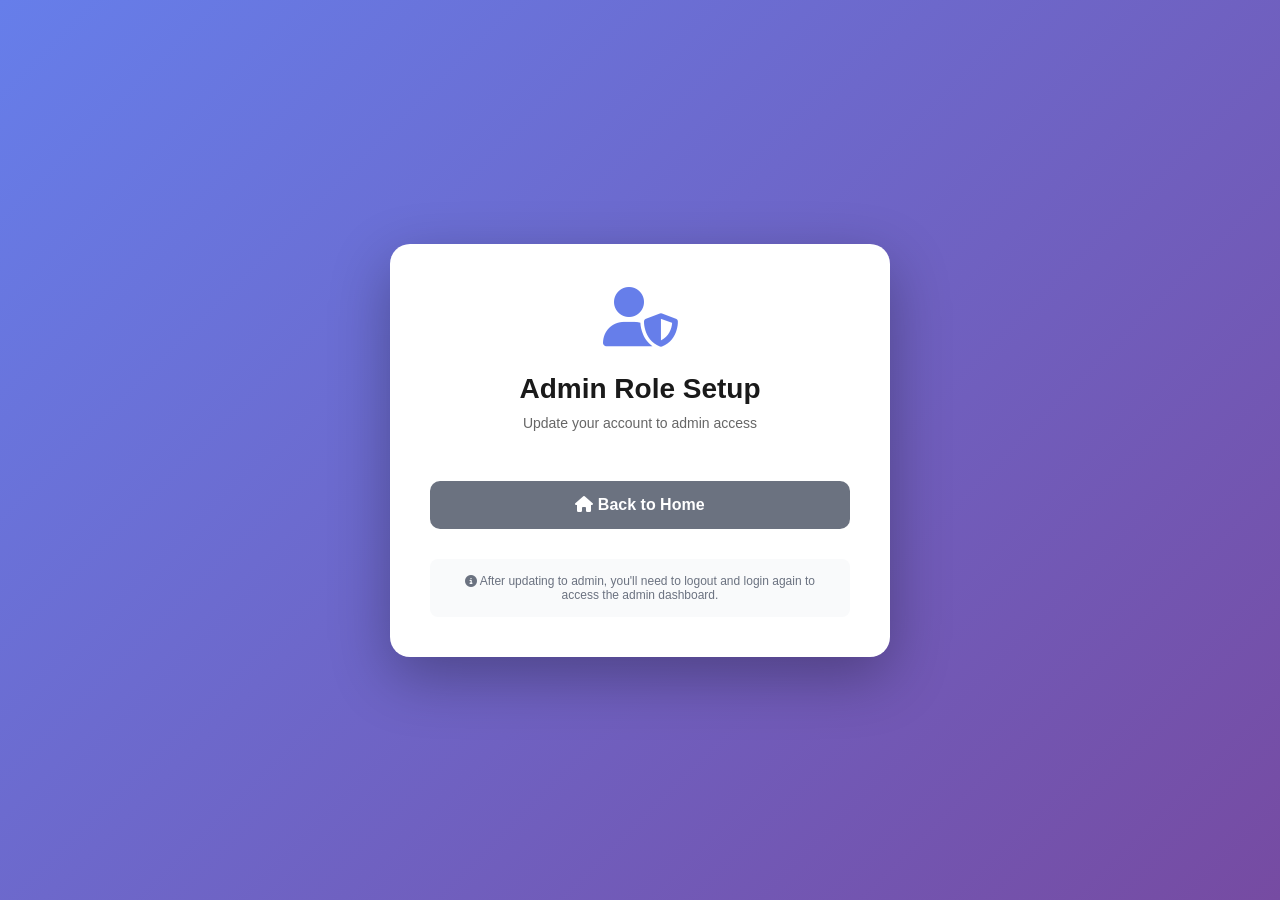
<file: make-me-admin.html>
<!DOCTYPE html>
<html lang="en">
<head>
    <meta charset="UTF-8">
    <meta name="viewport" content="width=device-width, initial-scale=1.0">
    <title>Admin Setup - NaijaMall</title>
    <link rel="stylesheet" href="https://cdnjs.cloudflare.com/ajax/libs/font-awesome/6.4.0/css/all.min.css">
    <style>
        * {
            margin: 0;
            padding: 0;
            box-sizing: border-box;
        }

        body {
            font-family: 'Segoe UI', Tahoma, Geneva, Verdana, sans-serif;
            background: linear-gradient(135deg, #667eea 0%, #764ba2 100%);
            min-height: 100vh;
            display: flex;
            align-items: center;
            justify-content: center;
            padding: 20px;
        }

        .container {
            background: white;
            border-radius: 20px;
            box-shadow: 0 20px 60px rgba(0, 0, 0, 0.3);
            max-width: 500px;
            width: 100%;
            padding: 40px;
            text-align: center;
        }

        .icon {
            font-size: 60px;
            color: #667eea;
            margin-bottom: 20px;
        }

        h1 {
            color: #1a1a1a;
            margin-bottom: 10px;
            font-size: 28px;
        }

        .subtitle {
            color: #666;
            margin-bottom: 30px;
            font-size: 14px;
        }

        .info-box {
            background: #f0f4ff;
            border-left: 4px solid #667eea;
            padding: 20px;
            border-radius: 8px;
            margin-bottom: 25px;
            text-align: left;
        }

        .info-box h3 {
            color: #667eea;
            margin-bottom: 10px;
            font-size: 16px;
        }

        .info-box p {
            color: #555;
            line-height: 1.6;
            font-size: 14px;
        }

        .user-info {
            background: #fff3cd;
            border-left: 4px solid #ffc107;
            padding: 15px;
            border-radius: 8px;
            margin-bottom: 25px;
            text-align: left;
        }

        .user-info p {
            margin: 5px 0;
            color: #856404;
        }

        .current-role {
            display: inline-block;
            padding: 8px 16px;
            border-radius: 20px;
            font-weight: bold;
            margin: 10px 0;
        }

        .role-buyer { background: #fef3c7; color: #92400e; }
        .role-seller { background: #dbeafe; color: #1e40af; }
        .role-admin { background: #d1fae5; color: #065f46; }
        .role-super_admin { background: #e0e7ff; color: #3730a3; }

        .btn {
            width: 100%;
            padding: 15px;
            border: none;
            border-radius: 10px;
            font-size: 16px;
            font-weight: 600;
            cursor: pointer;
            transition: all 0.3s;
            margin: 10px 0;
        }

        .btn-primary {
            background: linear-gradient(135deg, #667eea 0%, #764ba2 100%);
            color: white;
        }

        .btn-primary:hover {
            transform: translateY(-2px);
            box-shadow: 0 10px 20px rgba(102, 126, 234, 0.3);
        }

        .btn-primary:disabled {
            background: #ccc;
            cursor: not-allowed;
            transform: none;
        }

        .btn-secondary {
            background: #6b7280;
            color: white;
        }

        .btn-secondary:hover {
            background: #4b5563;
        }

        .success-message {
            background: #d1fae5;
            border-left: 4px solid #10b981;
            padding: 20px;
            border-radius: 8px;
            margin-bottom: 20px;
            display: none;
        }

        .success-message h3 {
            color: #065f46;
            margin-bottom: 10px;
        }

        .success-message p {
            color: #047857;
        }

        .error-message {
            background: #fee2e2;
            border-left: 4px solid #ef4444;
            padding: 20px;
            border-radius: 8px;
            margin-bottom: 20px;
            display: none;
        }

        .error-message h3 {
            color: #991b1b;
            margin-bottom: 10px;
        }

        .error-message p {
            color: #b91c1c;
        }

        .loading {
            display: none;
            margin: 20px 0;
        }

        .spinner {
            border: 4px solid #f3f3f3;
            border-top: 4px solid #667eea;
            border-radius: 50%;
            width: 40px;
            height: 40px;
            animation: spin 1s linear infinite;
            margin: 0 auto;
        }

        @keyframes spin {
            0% { transform: rotate(0deg); }
            100% { transform: rotate(360deg); }
        }

        .note {
            background: #f9fafb;
            padding: 15px;
            border-radius: 8px;
            margin-top: 20px;
            font-size: 12px;
            color: #6b7280;
        }
    </style>
</head>
<body>
    <div class="container">
        <div class="icon">
            <i class="fas fa-user-shield"></i>
        </div>
        
        <h1>Admin Role Setup</h1>
        <p class="subtitle">Update your account to admin access</p>

        <div id="userInfoSection" style="display: none;">
            <div class="user-info">
                <p><strong>Email:</strong> <span id="userEmail"></span></p>
                <p><strong>Name:</strong> <span id="userName"></span></p>
                <p><strong>Current Role:</strong></p>
                <div class="current-role" id="currentRole"></div>
            </div>
        </div>

        <div id="notLoggedIn" style="display: none;">
            <div class="info-box">
                <h3>⚠️ Not Logged In</h3>
                <p>You need to be logged in to update your role. Please login first.</p>
            </div>
            <button class="btn btn-primary" onclick="window.location.href='index.html'">
                <i class="fas fa-sign-in-alt"></i> Go to Login
            </button>
        </div>

        <div id="alreadyAdmin" style="display: none;">
            <div class="success-message" style="display: block;">
                <h3>✅ You're Already an Admin!</h3>
                <p>Your account already has admin privileges.</p>
            </div>
            <button class="btn btn-primary" onclick="window.location.href='admin-dashboard.html'">
                <i class="fas fa-tachometer-alt"></i> Go to Admin Dashboard
            </button>
        </div>

        <div id="makeAdminSection" style="display: none;">
            <div class="info-box">
                <h3>📋 What This Does</h3>
                <p>This will update your account role from <strong id="fromRole"></strong> to <strong>admin</strong>, giving you full access to the admin dashboard and all administrative features.</p>
            </div>

            <button id="makeAdminBtn" class="btn btn-primary" onclick="makeAdmin()">
                <i class="fas fa-crown"></i> Make Me Admin
            </button>

            <div class="loading" id="loading">
                <div class="spinner"></div>
                <p style="margin-top: 10px; color: #667eea;">Updating your role...</p>
            </div>

            <div class="success-message" id="successMessage">
                <h3>✅ Success!</h3>
                <p>Your role has been updated to <strong>admin</strong>. Please logout and login again for changes to take effect.</p>
            </div>

            <div class="error-message" id="errorMessage">
                <h3>❌ Error</h3>
                <p id="errorText"></p>
            </div>
        </div>

        <button class="btn btn-secondary" onclick="window.location.href='index.html'" style="margin-top: 20px;">
            <i class="fas fa-home"></i> Back to Home
        </button>

        <div class="note">
            <i class="fas fa-info-circle"></i> After updating to admin, you'll need to logout and login again to access the admin dashboard.
        </div>
    </div>

    <script type="module">
        import { API_BASE_URL } from './api-config.js';

        // Check login status and display user info
        window.addEventListener('DOMContentLoaded', () => {
            const userString = localStorage.getItem('naijamall_user') || localStorage.getItem('user');
            const token = localStorage.getItem('naijamall_token') || localStorage.getItem('token');

            if (!userString || !token) {
                document.getElementById('notLoggedIn').style.display = 'block';
                return;
            }

            try {
                const user = JSON.parse(userString);
                
                // Display user info
                document.getElementById('userEmail').textContent = user.email || 'N/A';
                document.getElementById('userName').textContent = `${user.firstName || ''} ${user.lastName || ''}`.trim() || 'N/A';
                
                const currentRoleEl = document.getElementById('currentRole');
                currentRoleEl.textContent = user.role || 'unknown';
                currentRoleEl.className = `current-role role-${user.role}`;
                
                document.getElementById('userInfoSection').style.display = 'block';

                // Check if already admin
                if (user.role === 'admin' || user.role === 'super_admin') {
                    document.getElementById('alreadyAdmin').style.display = 'block';
                } else {
                    document.getElementById('fromRole').textContent = user.role;
                    document.getElementById('makeAdminSection').style.display = 'block';
                }
            } catch (error) {
                console.error('Error parsing user data:', error);
                document.getElementById('notLoggedIn').style.display = 'block';
            }
        });

        // Make admin function
        window.makeAdmin = async () => {
            const btn = document.getElementById('makeAdminBtn');
            const loading = document.getElementById('loading');
            const successMessage = document.getElementById('successMessage');
            const errorMessage = document.getElementById('errorMessage');

            // Hide messages
            successMessage.style.display = 'none';
            errorMessage.style.display = 'none';

            // Show loading
            btn.disabled = true;
            loading.style.display = 'block';

            try {
                const token = localStorage.getItem('token');
                const user = JSON.parse(localStorage.getItem('user'));

                const response = await fetch(`${API_BASE_URL}/admin/users/${user.id || user._id}/role`, {
                    method: 'PATCH',
                    headers: {
                        'Content-Type': 'application/json',
                        'Authorization': `Bearer ${token}`
                    },
                    body: JSON.stringify({ role: 'admin' })
                });

                const data = await response.json();

                loading.style.display = 'none';

                if (response.ok && data.success) {
                    // Update local storage
                    user.role = 'admin';
                    localStorage.setItem('user', JSON.stringify(user));

                    // Show success
                    successMessage.style.display = 'block';
                    
                    // Redirect after 3 seconds
                    setTimeout(() => {
                        localStorage.removeItem('token');
                        localStorage.removeItem('user');
                        window.location.href = 'index.html';
                    }, 3000);
                } else {
                    throw new Error(data.message || 'Failed to update role');
                }
            } catch (error) {
                console.error('Error:', error);
                loading.style.display = 'none';
                errorMessage.style.display = 'block';
                document.getElementById('errorText').textContent = error.message || 'An error occurred. Please try again.';
                btn.disabled = false;
            }
        };
    </script>
</body>
</html>
</file>
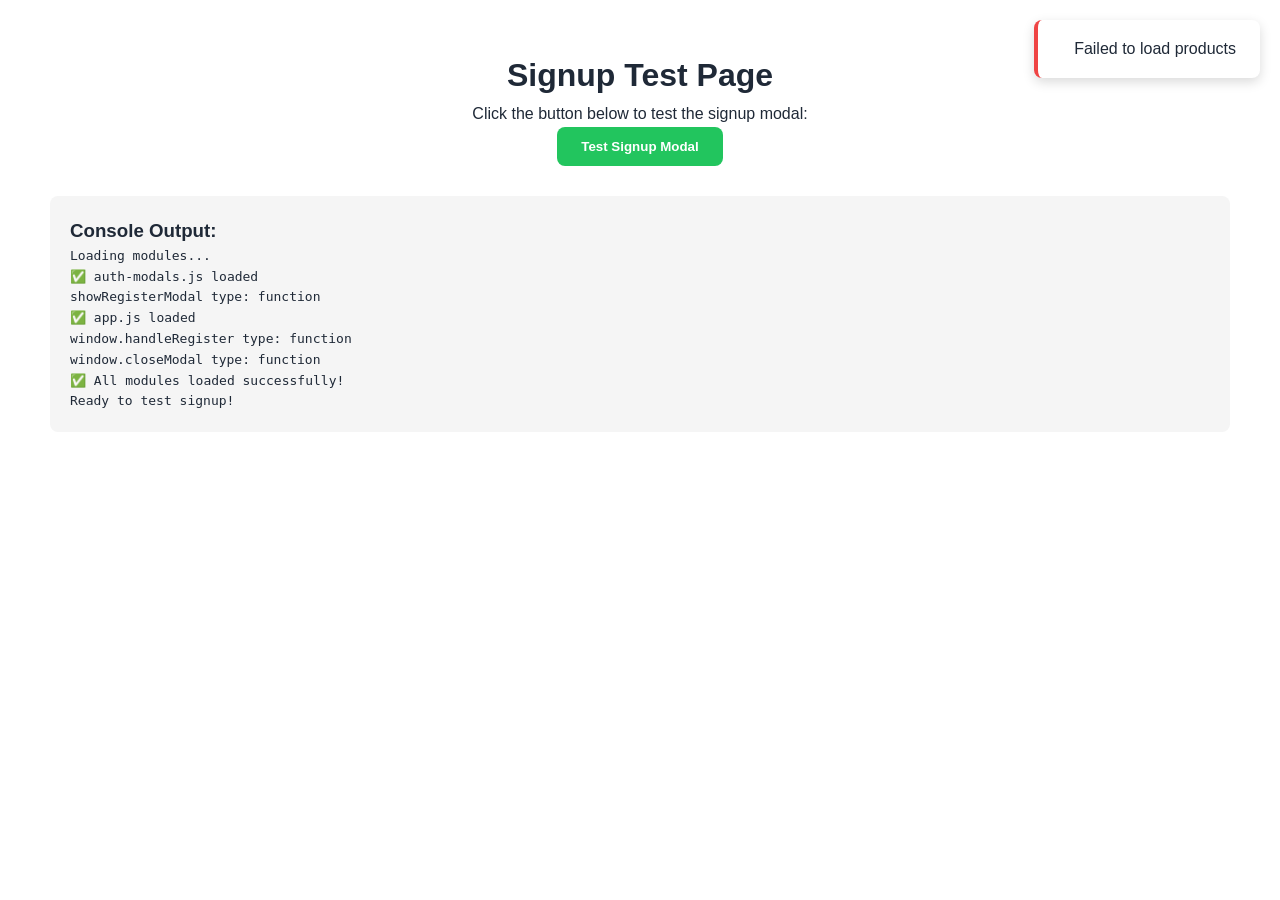
<file: test-signup.html>
<!DOCTYPE html>
<html lang="en">
<head>
    <meta charset="UTF-8">
    <meta name="viewport" content="width=device-width, initial-scale=1.0">
    <title>Test Signup - NaijaMall</title>
    <link rel="stylesheet" href="styles.css">
    <link rel="stylesheet" href="styles-extended.css">
</head>
<body>
    <div style="padding: 50px; text-align: center;">
        <h1>Signup Test Page</h1>
        <p>Click the button below to test the signup modal:</p>
        <button class="btn-primary" onclick="testSignup()">Test Signup Modal</button>
        
        <div id="console" style="margin-top: 30px; padding: 20px; background: #f5f5f5; text-align: left; border-radius: 8px;">
            <h3>Console Output:</h3>
            <pre id="output" style="white-space: pre-wrap;"></pre>
        </div>
    </div>

    <script type="module">
        // Log everything to the page
        const output = document.getElementById('output');
        const log = (msg) => {
            console.log(msg);
            output.textContent += msg + '\n';
        };

        log('Loading modules...');
        
        try {
            // Import auth-modals
            const authModals = await import('./auth-modals.js');
            log('✅ auth-modals.js loaded');
            log(`showRegisterModal type: ${typeof authModals.showRegisterModal}`);
            
            // Import app.js
            await import('./app.js');
            log('✅ app.js loaded');
            log(`window.handleRegister type: ${typeof window.handleRegister}`);
            log(`window.closeModal type: ${typeof window.closeModal}`);
            
            // Test function
            window.testSignup = () => {
                log('testSignup() called');
                try {
                    if (typeof window.showRegisterModal === 'function') {
                        log('Calling window.showRegisterModal()...');
                        window.showRegisterModal();
                        log('✅ Modal shown!');
                    } else if (typeof authModals.showRegisterModal === 'function') {
                        log('Calling authModals.showRegisterModal()...');
                        authModals.showRegisterModal();
                        log('✅ Modal shown!');
                    } else {
                        log('❌ showRegisterModal not found!');
                    }
                } catch (error) {
                    log('❌ Error: ' + error.message);
                    log('Stack: ' + error.stack);
                }
            };
            
            log('✅ All modules loaded successfully!');
            log('Ready to test signup!');
            
        } catch (error) {
            log('❌ Failed to load modules: ' + error.message);
            log('Stack: ' + error.stack);
        }
    </script>
</body>
</html>
</file>
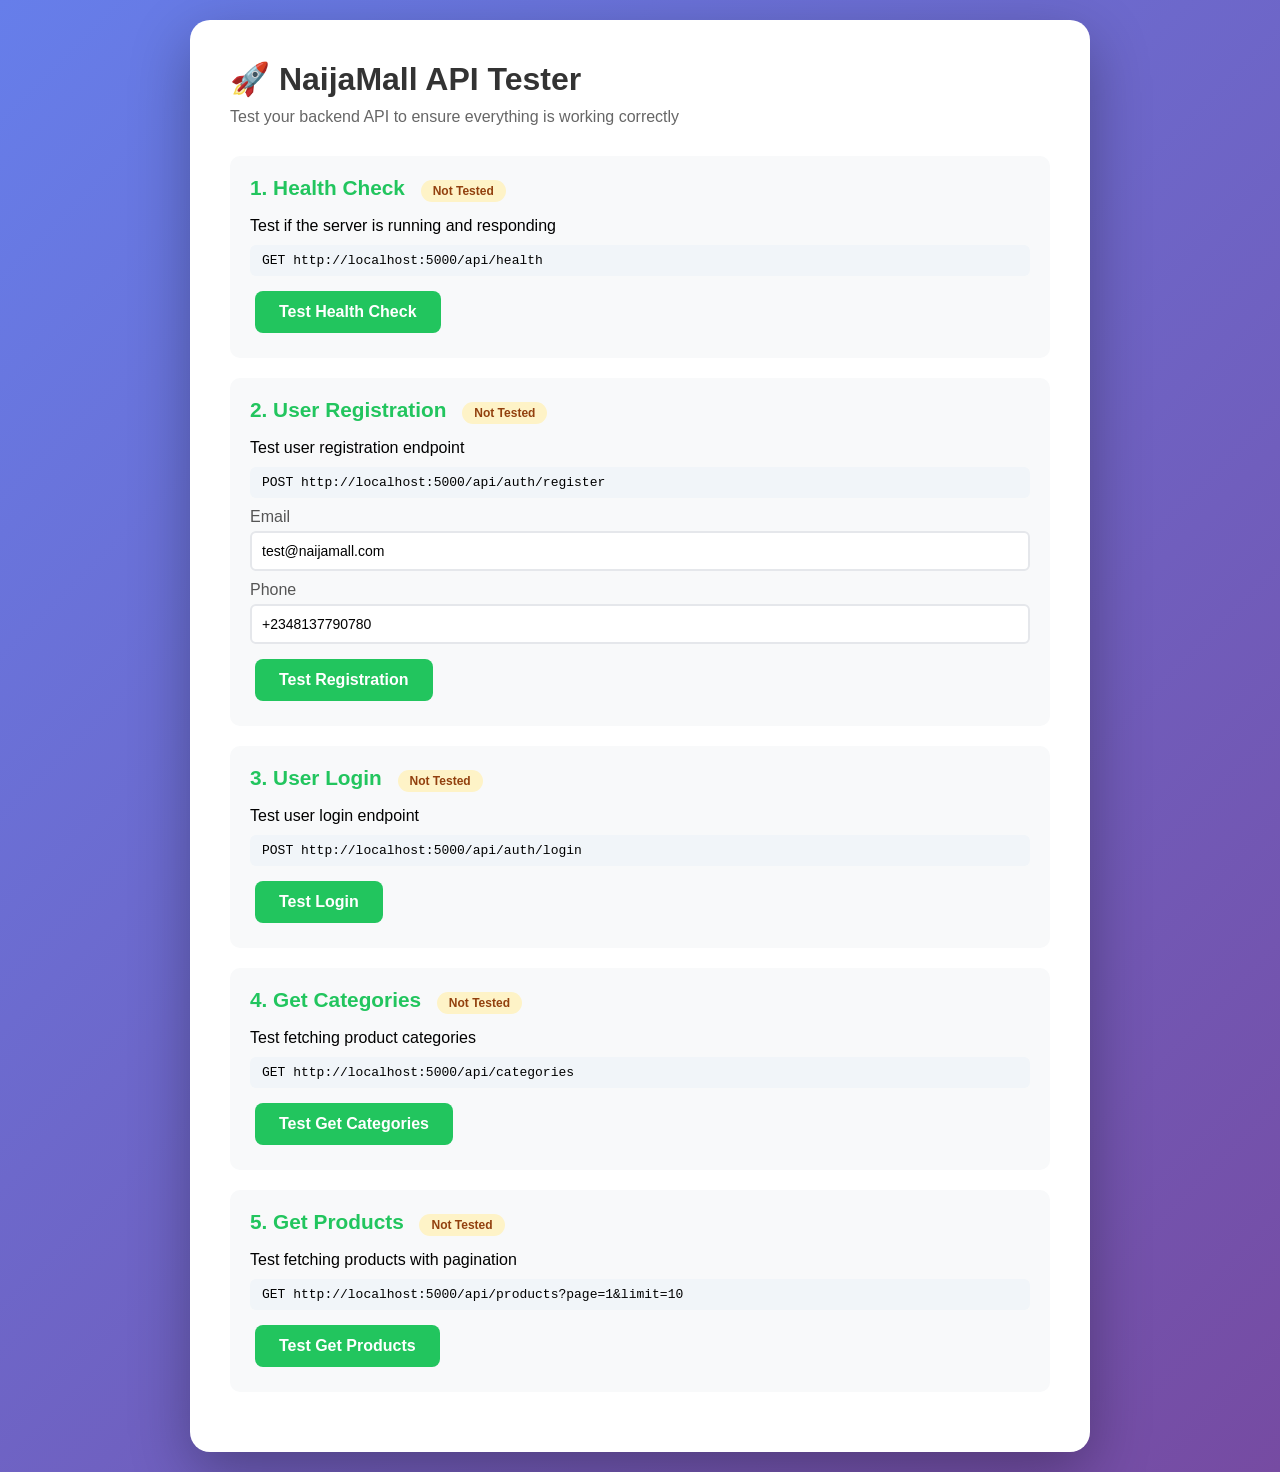
<file: naijamall-backend/test-api.html>
<!DOCTYPE html>
<html lang="en">
<head>
    <meta charset="UTF-8">
    <meta name="viewport" content="width=device-width, initial-scale=1.0">
    <title>NaijaMall API Tester</title>
    <style>
        * {
            margin: 0;
            padding: 0;
            box-sizing: border-box;
        }
        body {
            font-family: 'Segoe UI', Tahoma, Geneva, Verdana, sans-serif;
            background: linear-gradient(135deg, #667eea 0%, #764ba2 100%);
            padding: 20px;
            min-height: 100vh;
        }
        .container {
            max-width: 900px;
            margin: 0 auto;
            background: white;
            border-radius: 20px;
            padding: 40px;
            box-shadow: 0 20px 60px rgba(0,0,0,0.3);
        }
        h1 {
            color: #333;
            margin-bottom: 10px;
            font-size: 2rem;
        }
        .subtitle {
            color: #666;
            margin-bottom: 30px;
        }
        .test-section {
            background: #f8f9fa;
            padding: 20px;
            border-radius: 10px;
            margin-bottom: 20px;
        }
        .test-section h2 {
            color: #22c55e;
            margin-bottom: 15px;
            font-size: 1.3rem;
        }
        button {
            background: #22c55e;
            color: white;
            border: none;
            padding: 12px 24px;
            border-radius: 8px;
            font-size: 16px;
            cursor: pointer;
            margin: 5px;
            transition: all 0.3s;
            font-weight: 600;
        }
        button:hover {
            background: #16a34a;
            transform: translateY(-2px);
            box-shadow: 0 4px 12px rgba(34, 197, 94, 0.4);
        }
        button:disabled {
            background: #ccc;
            cursor: not-allowed;
            transform: none;
        }
        .result {
            background: white;
            padding: 15px;
            border-radius: 8px;
            margin-top: 15px;
            border-left: 4px solid #22c55e;
            font-family: 'Courier New', monospace;
            font-size: 14px;
            max-height: 300px;
            overflow-y: auto;
        }
        .result.error {
            border-left-color: #ef4444;
            background: #fee;
        }
        .result.success {
            border-left-color: #22c55e;
            background: #f0fdf4;
        }
        .status {
            display: inline-block;
            padding: 4px 12px;
            border-radius: 12px;
            font-size: 12px;
            font-weight: 600;
            margin-left: 10px;
        }
        .status.success {
            background: #dcfce7;
            color: #166534;
        }
        .status.error {
            background: #fee2e2;
            color: #991b1b;
        }
        .status.pending {
            background: #fef3c7;
            color: #92400e;
        }
        pre {
            white-space: pre-wrap;
            word-wrap: break-word;
        }
        .api-url {
            background: #f1f5f9;
            padding: 8px 12px;
            border-radius: 6px;
            font-family: monospace;
            font-size: 13px;
            margin: 10px 0;
        }
        .input-group {
            margin: 10px 0;
        }
        .input-group label {
            display: block;
            margin-bottom: 5px;
            color: #555;
            font-weight: 500;
        }
        .input-group input {
            width: 100%;
            padding: 10px;
            border: 2px solid #e5e7eb;
            border-radius: 6px;
            font-size: 14px;
        }
        .input-group input:focus {
            outline: none;
            border-color: #22c55e;
        }
    </style>
</head>
<body>
    <div class="container">
        <h1>🚀 NaijaMall API Tester</h1>
        <p class="subtitle">Test your backend API to ensure everything is working correctly</p>

        <!-- Test 1: Health Check -->
        <div class="test-section">
            <h2>1. Health Check <span class="status pending" id="status1">Not Tested</span></h2>
            <p>Test if the server is running and responding</p>
            <div class="api-url">GET http://localhost:5000/api/health</div>
            <button onclick="testHealth()">Test Health Check</button>
            <div id="result1"></div>
        </div>

        <!-- Test 2: Register User -->
        <div class="test-section">
            <h2>2. User Registration <span class="status pending" id="status2">Not Tested</span></h2>
            <p>Test user registration endpoint</p>
            <div class="api-url">POST http://localhost:5000/api/auth/register</div>
            
            <div class="input-group">
                <label>Email</label>
                <input type="email" id="regEmail" value="test@naijamall.com" placeholder="Enter email">
            </div>
            <div class="input-group">
                <label>Phone</label>
                <input type="text" id="regPhone" value="+2348137790780" placeholder="+234...">
            </div>
            
            <button onclick="testRegister()">Test Registration</button>
            <div id="result2"></div>
        </div>

        <!-- Test 3: Login -->
        <div class="test-section">
            <h2>3. User Login <span class="status pending" id="status3">Not Tested</span></h2>
            <p>Test user login endpoint</p>
            <div class="api-url">POST http://localhost:5000/api/auth/login</div>
            <button onclick="testLogin()">Test Login</button>
            <div id="result3"></div>
        </div>

        <!-- Test 4: Get Categories -->
        <div class="test-section">
            <h2>4. Get Categories <span class="status pending" id="status4">Not Tested</span></h2>
            <p>Test fetching product categories</p>
            <div class="api-url">GET http://localhost:5000/api/categories</div>
            <button onclick="testCategories()">Test Get Categories</button>
            <div id="result4"></div>
        </div>

        <!-- Test 5: Get Products -->
        <div class="test-section">
            <h2>5. Get Products <span class="status pending" id="status5">Not Tested</span></h2>
            <p>Test fetching products with pagination</p>
            <div class="api-url">GET http://localhost:5000/api/products?page=1&limit=10</div>
            <button onclick="testProducts()">Test Get Products</button>
            <div id="result5"></div>
        </div>
    </div>

    <script>
        const API_URL = 'http://localhost:5000';
        let authToken = null;

        function showResult(testNum, data, isError = false) {
            const resultDiv = document.getElementById(`result${testNum}`);
            const statusSpan = document.getElementById(`status${testNum}`);
            
            resultDiv.innerHTML = `<div class="result ${isError ? 'error' : 'success'}"><pre>${JSON.stringify(data, null, 2)}</pre></div>`;
            
            statusSpan.className = `status ${isError ? 'error' : 'success'}`;
            statusSpan.textContent = isError ? '❌ Failed' : '✅ Success';
        }

        async function testHealth() {
            try {
                const response = await fetch(`${API_URL}/api/health`);
                const data = await response.json();
                showResult(1, data, !response.ok);
            } catch (error) {
                showResult(1, { error: error.message, message: 'Make sure the server is running on port 5000' }, true);
            }
        }

        async function testRegister() {
            const email = document.getElementById('regEmail').value;
            const phone = document.getElementById('regPhone').value;
            
            try {
                const response = await fetch(`${API_URL}/api/auth/register`, {
                    method: 'POST',
                    headers: {
                        'Content-Type': 'application/json'
                    },
                    body: JSON.stringify({
                        firstName: 'Test',
                        lastName: 'User',
                        email: email,
                        phone: phone,
                        password: 'password123',
                        role: 'buyer'
                    })
                });
                const data = await response.json();
                
                if (data.success && data.data && data.data.token) {
                    authToken = data.data.token;
                }
                
                showResult(2, data, !response.ok);
            } catch (error) {
                showResult(2, { error: error.message }, true);
            }
        }

        async function testLogin() {
            const email = document.getElementById('regEmail').value;
            
            try {
                const response = await fetch(`${API_URL}/api/auth/login`, {
                    method: 'POST',
                    headers: {
                        'Content-Type': 'application/json'
                    },
                    body: JSON.stringify({
                        email: email,
                        password: 'password123'
                    })
                });
                const data = await response.json();
                
                if (data.success && data.data && data.data.token) {
                    authToken = data.data.token;
                }
                
                showResult(3, data, !response.ok);
            } catch (error) {
                showResult(3, { error: error.message }, true);
            }
        }

        async function testCategories() {
            try {
                const response = await fetch(`${API_URL}/api/categories`);
                const data = await response.json();
                showResult(4, data, !response.ok);
            } catch (error) {
                showResult(4, { error: error.message }, true);
            }
        }

        async function testProducts() {
            try {
                const response = await fetch(`${API_URL}/api/products?page=1&limit=10`);
                const data = await response.json();
                showResult(5, data, !response.ok);
            } catch (error) {
                showResult(5, { error: error.message }, true);
            }
        }
    </script>
</body>
</html>
</file>
<file: styles.css>
/* Reset and Base Styles */
* {
    margin: 0;
    padding: 0;
    box-sizing: border-box;
}

:root {
    --primary-color: #22c55e;
    --primary-dark: #16a34a;
    --secondary-color: #10b981;
    --text-dark: #1f2937;
    --text-light: #6b7280;
    --background: #ffffff;
    --background-gray: #f9fafb;
    --border-color: #e5e7eb;
    --shadow: 0 1px 3px 0 rgba(0, 0, 0, 0.1);
    --shadow-lg: 0 10px 15px -3px rgba(0, 0, 0, 0.1);
}

body {
    font-family: 'Inter', -apple-system, BlinkMacSystemFont, 'Segoe UI', sans-serif;
    color: var(--text-dark);
    line-height: 1.6;
    overflow-x: hidden;
}

.container {
    max-width: 1200px;
    margin: 0 auto;
    padding: 0 20px;
}

/* Navigation */
.navbar {
    position: fixed;
    top: 0;
    left: 0;
    right: 0;
    background: var(--background);
    box-shadow: var(--shadow);
    z-index: 1000;
    padding: 1rem 0;
}

.nav-container {
    display: flex;
    justify-content: space-between;
    align-items: center;
}

.logo {
    display: flex;
    align-items: center;
    gap: 0.5rem;
    font-size: 1.5rem;
    font-weight: 800;
    color: var(--primary-color);
}

.logo-icon {
    width: 35px;
    height: 35px;
    transition: transform 0.3s ease;
}

.logo:hover .logo-icon {
    transform: scale(1.1) rotate(5deg);
}

.logo-text {
    font-weight: 800;
    background: linear-gradient(135deg, var(--primary-color) 0%, #16a34a 100%);
    -webkit-background-clip: text;
    -webkit-text-fill-color: transparent;
    background-clip: text;
}

.nav-menu {
    display: flex;
    list-style: none;
    gap: 2rem;
}

.nav-link {
    text-decoration: none;
    color: var(--text-dark);
    font-weight: 500;
    transition: color 0.3s;
}

.nav-link:hover {
    color: var(--primary-color);
}

.nav-actions {
    display: flex;
    align-items: center;
    gap: 1.5rem;
}

.cart-icon {
    position: relative;
    font-size: 1.5rem;
    cursor: pointer;
}

.cart-count {
    position: absolute;
    top: -8px;
    right: -8px;
    background: #ff4444;
    color: white;
    border-radius: 50%;
    width: 22px;
    height: 22px;
    display: flex;
    align-items: center;
    justify-content: center;
    font-size: 0.75rem;
    font-weight: 700;
    box-shadow: 0 2px 4px rgba(0,0,0,0.2);
    animation: cartPulse 0.3s ease;
}

.cart-count.hidden {
    display: none;
}

@keyframes cartPulse {
    0% { transform: scale(1); }
    50% { transform: scale(1.3); }
    100% { transform: scale(1); }
}

.hamburger {
    display: none;
    flex-direction: column;
    gap: 4px;
    cursor: pointer;
}

.hamburger span {
    width: 25px;
    height: 3px;
    background: var(--text-dark);
    border-radius: 2px;
    transition: all 0.3s;
}

.hamburger.active span:nth-child(1) {
    transform: rotate(45deg) translate(5px, 5px);
}

.hamburger.active span:nth-child(2) {
    opacity: 0;
}

.hamburger.active span:nth-child(3) {
    transform: rotate(-45deg) translate(7px, -6px);
}

/* Mobile Navigation Responsive */
@media (max-width: 992px) {
    .hamburger {
        display: flex;
    }
    
    .nav-menu {
        position: fixed;
        left: -100%;
        top: 70px;
        flex-direction: column;
        background-color: white;
        width: 100%;
        text-align: center;
        transition: 0.3s;
        box-shadow: 0 10px 27px rgba(0, 0, 0, 0.05);
        padding: 2rem 0;
        gap: 0;
    }
    
    .nav-menu.active {
        left: 0;
    }
    
    .nav-menu li {
        padding: 1rem 0;
        border-bottom: 1px solid #f0f0f0;
    }
    
    .nav-menu li:last-child {
        border-bottom: none;
    }
    
    .nav-actions {
        gap: 0.75rem;
    }
    
    .nav-actions .btn-primary,
    .nav-actions .btn-secondary {
        padding: 0.5rem 1rem;
        font-size: 0.9rem;
    }
}

@media (max-width: 576px) {
    .logo {
        font-size: 1.25rem;
    }
    
    .nav-actions {
        gap: 0.5rem;
    }
    
    .nav-actions .btn-primary,
    .nav-actions .btn-secondary {
        padding: 0.4rem 0.8rem;
        font-size: 0.85rem;
    }
    
    .cart-icon {
        font-size: 1.25rem;
    }
}

/* Buttons */
.btn-primary {
    background: var(--primary-color);
    color: white;
    border: none;
    padding: 0.75rem 1.5rem;
    border-radius: 0.5rem;
    font-weight: 600;
    cursor: pointer;
    transition: background 0.3s, transform 0.2s;
}

.btn-primary:hover {
    background: var(--primary-dark);
    transform: translateY(-2px);
}

.btn-secondary {
    background: transparent;
    color: var(--primary-color);
    border: 2px solid var(--primary-color);
    padding: 0.75rem 1.5rem;
    border-radius: 0.5rem;
    font-weight: 600;
    cursor: pointer;
    transition: all 0.3s;
}

.btn-secondary:hover {
    background: var(--primary-color);
    color: white;
}

.btn-large {
    padding: 1rem 2rem;
    font-size: 1.1rem;
}

/* Hero Section */
.hero {
    margin-top: 80px;
    padding: 4rem 0;
    background: linear-gradient(135deg, #f0fdf4 0%, #dcfce7 100%);
}

.hero-content {
    text-align: center;
    max-width: 800px;
    margin: 0 auto;
}

.hero-badges {
    margin-bottom: 1.5rem;
}

.badge {
    display: inline-block;
    background: var(--primary-color);
    color: white;
    padding: 0.5rem 1rem;
    border-radius: 2rem;
    font-size: 0.875rem;
    font-weight: 600;
}

.hero-title {
    font-size: 3rem;
    font-weight: 800;
    margin-bottom: 1rem;
    line-height: 1.2;
}

.hero-subtitle {
    font-size: 1.25rem;
    color: var(--text-light);
    margin-bottom: 2rem;
}

.hero-buttons {
    display: flex;
    gap: 1rem;
    justify-content: center;
    margin-bottom: 3rem;
}

.hero-features {
    display: flex;
    justify-content: center;
    gap: 3rem;
    flex-wrap: wrap;
}

.feature-item {
    display: flex;
    align-items: center;
    gap: 0.75rem;
}

.feature-icon {
    font-size: 2rem;
}

.feature-title {
    font-weight: 700;
    font-size: 1.1rem;
}

.feature-subtitle {
    color: var(--text-light);
    font-size: 0.9rem;
}

/* Banner Section */
.banner {
    padding: 2rem 0;
    background: var(--background-gray);
}

.banner-title {
    font-size: 2rem;
    text-align: center;
    margin-bottom: 2rem;
}

.banner-product {
    display: flex;
    align-items: center;
    justify-content: center;
    gap: 2rem;
    background: white;
    padding: 2rem;
    border-radius: 1rem;
    box-shadow: var(--shadow-lg);
    max-width: 600px;
    margin: 0 auto;
}

.banner-img {
    width: 150px;
    height: 150px;
    object-fit: cover;
    border-radius: 1rem;
}

.banner-info h3 {
    font-size: 1.5rem;
    margin-bottom: 0.5rem;
}

.price {
    font-size: 1.75rem;
    color: var(--primary-color);
    font-weight: 700;
    margin-bottom: 1rem;
}

/* Categories Section */
.categories {
    padding: 4rem 0;
}

.section-title {
    font-size: 2.5rem;
    text-align: center;
    margin-bottom: 1rem;
    font-weight: 800;
}

.section-subtitle {
    text-align: center;
    color: var(--text-light);
    font-size: 1.25rem;
    margin-bottom: 3rem;
}

.section-description {
    text-align: center;
    color: var(--text-light);
    max-width: 700px;
    margin: 0 auto 3rem;
}

.category-grid {
    display: grid;
    grid-template-columns: repeat(auto-fit, minmax(140px, 1fr));
    gap: 1.5rem;
}

.category-card {
    background: white;
    padding: 2rem 1rem;
    border-radius: 1rem;
    text-align: center;
    cursor: pointer;
    transition: all 0.3s;
    box-shadow: var(--shadow);
    border: 2px solid transparent;
}

.category-card:hover {
    transform: translateY(-5px);
    box-shadow: var(--shadow-lg);
    border-color: var(--primary-color);
}

.category-icon {
    font-size: 3rem;
    margin-bottom: 1rem;
}

.category-card h3 {
    font-size: 1.1rem;
    font-weight: 600;
}

/* Products Section */
.products {
    padding: 4rem 0;
    background: var(--background-gray);
}

.section-header {
    display: flex;
    justify-content: space-between;
    align-items: center;
    margin-bottom: 2rem;
}

.view-all {
    color: var(--primary-color);
    text-decoration: none;
    font-weight: 600;
}

.product-grid {
    display: grid;
    grid-template-columns: repeat(auto-fill, minmax(250px, 1fr));
    gap: 2rem;
}

.product-card {
    background: white;
    border-radius: 1rem;
    overflow: hidden;
    box-shadow: var(--shadow);
    transition: all 0.3s;
    position: relative;
}

.product-card:hover {
    transform: translateY(-5px);
    box-shadow: var(--shadow-lg);
}

.product-badge {
    position: absolute;
    top: 10px;
    right: 10px;
    background: var(--primary-color);
    color: white;
    padding: 0.25rem 0.75rem;
    border-radius: 1rem;
    font-size: 0.75rem;
    font-weight: 600;
    z-index: 1;
}

.product-badge.discount {
    background: #ef4444;
    right: auto;
    left: 10px;
}

.product-badge.fresh {
    background: var(--primary-color);
}

.product-card img {
    width: 100%;
    height: 200px;
    object-fit: cover;
}

.product-info {
    padding: 1.5rem;
}

.product-info h3 {
    font-size: 1.1rem;
    margin-bottom: 0.5rem;
}

.product-price {
    font-size: 1.5rem;
    color: var(--primary-color);
    font-weight: 700;
    margin-bottom: 1rem;
}

.unit {
    font-size: 0.875rem;
    color: var(--text-light);
    font-weight: 400;
}

.btn-add-cart {
    width: 100%;
    background: var(--primary-color);
    color: white;
    border: none;
    padding: 0.75rem;
    border-radius: 0.5rem;
    font-weight: 600;
    cursor: pointer;
    transition: background 0.3s;
}

.btn-add-cart:hover {
    background: var(--primary-dark);
}

/* Business Model Section */
.business-model {
    padding: 4rem 0;
}

.revenue-grid {
    display: grid;
    grid-template-columns: repeat(5, 1fr);
    gap: 1.5rem;
    margin-bottom: 3rem;
}

@media (max-width: 1200px) {
    .revenue-grid {
        grid-template-columns: repeat(3, 1fr);
    }
}

@media (max-width: 768px) {
    .revenue-grid {
        grid-template-columns: 1fr;
    }
}

.revenue-card {
    background: white;
    padding: 2rem;
    border-radius: 1rem;
    box-shadow: var(--shadow);
    text-align: center;
    border: 2px solid var(--border-color);
    transition: all 0.3s;
}

.revenue-card:hover {
    border-color: var(--primary-color);
    transform: translateY(-5px);
}

.revenue-card h3 {
    font-size: 1.1rem;
    margin-bottom: 0.5rem;
    font-weight: 600;
}

.revenue-description {
    color: var(--text-light);
    margin-bottom: 1rem;
}

.revenue-value {
    font-size: 1.75rem;
    font-weight: 700;
    color: var(--primary-color);
    margin-bottom: 0.5rem;
}

.revenue-note {
    font-size: 0.875rem;
    color: var(--text-light);
}

.stats-grid {
    display: grid;
    grid-template-columns: repeat(auto-fit, minmax(200px, 1fr));
    gap: 2rem;
}

.stat-item {
    text-align: center;
}

.stat-value {
    font-size: 3rem;
    font-weight: 800;
    color: var(--primary-color);
}

.stat-label {
    color: var(--text-light);
    font-size: 1.1rem;
}

/* How It Works Section */
.how-it-works {
    padding: 4rem 0;
    background: var(--background-gray);
}

.steps-grid {
    display: grid;
    grid-template-columns: repeat(auto-fit, minmax(250px, 1fr));
    gap: 2rem;
    margin-bottom: 3rem;
}

.step-card {
    background: white;
    padding: 2rem;
    border-radius: 1rem;
    box-shadow: var(--shadow);
    text-align: center;
}

.step-number {
    font-size: 3rem;
    font-weight: 800;
    color: var(--primary-color);
    margin-bottom: 1rem;
}

.step-card h3 {
    font-size: 1.5rem;
    margin-bottom: 1rem;
}

.step-card p {
    color: var(--text-light);
}

.cta-center {
    text-align: center;
}

/* Our Team Section */
.our-team {
    padding: 4rem 0;
    background: var(--background-gray);
}

.team-grid {
    display: grid;
    grid-template-columns: repeat(auto-fit, minmax(280px, 1fr));
    gap: 2rem;
}

.team-card {
    background: white;
    border-radius: 1rem;
    overflow: hidden;
    box-shadow: var(--shadow);
    transition: all 0.3s;
}

.team-card:hover {
    transform: translateY(-5px);
    box-shadow: var(--shadow-lg);
}

.team-card img {
    width: 100%;
    height: 250px;
    object-fit: cover;
}

.team-info {
    padding: 1.5rem;
}

.team-info h3 {
    font-size: 1.25rem;
    margin-bottom: 0.5rem;
    color: var(--primary-color);
}

.team-info p {
    color: var(--text-light);
    line-height: 1.6;
}

/* Testimonials Section */
.testimonials {
    padding: 4rem 0;
}

.testimonial-grid {
    display: grid;
    grid-template-columns: repeat(auto-fit, minmax(300px, 1fr));
    gap: 2rem;
}

.testimonial-card {
    background: white;
    padding: 2rem;
    border-radius: 1rem;
    box-shadow: var(--shadow);
    border-left: 4px solid var(--primary-color);
}

.testimonial-text {
    font-style: italic;
    color: var(--text-light);
    margin-bottom: 1.5rem;
    line-height: 1.8;
}

.testimonial-author {
    display: flex;
    align-items: center;
    gap: 1rem;
}

.testimonial-author img {
    width: 60px;
    height: 60px;
    border-radius: 50%;
    object-fit: cover;
    border: 3px solid var(--primary-color);
    box-shadow: 0 2px 8px rgba(0,0,0,0.1);
    margin-right: 1rem;
}

.testimonial-author h4 {
    font-size: 1rem;
    margin-bottom: 0.25rem;
}

.testimonial-author p {
    font-size: 0.875rem;
    color: var(--text-light);
}

/* FAQ Section */
.faq {
    padding: 4rem 0;
    background: var(--background-gray);
}

.faq-grid {
    max-width: 800px;
    margin: 0 auto;
}

.faq-item {
    background: white;
    border-radius: 0.5rem;
    margin-bottom: 1rem;
    box-shadow: var(--shadow);
    overflow: hidden;
}

.faq-question {
    display: flex;
    justify-content: space-between;
    align-items: center;
    padding: 1.5rem;
    cursor: pointer;
    transition: background 0.3s;
}

.faq-question:hover {
    background: var(--background-gray);
}

.faq-question h3 {
    font-size: 1.1rem;
    font-weight: 600;
}

.faq-icon {
    font-size: 1.5rem;
    color: var(--primary-color);
    font-weight: 700;
    transition: transform 0.3s;
}

.faq-item.active .faq-icon {
    transform: rotate(45deg);
}

.faq-answer {
    max-height: 0;
    overflow: hidden;
    transition: max-height 0.3s ease-out, padding 0.3s;
}

.faq-item.active .faq-answer {
    max-height: 500px;
    padding: 0 1.5rem 1.5rem;
}

.faq-answer p {
    color: var(--text-light);
    line-height: 1.8;
}

/* For Sellers Section */
.for-sellers {
    padding: 4rem 0;
}

.seller-benefits {
    display: grid;
    grid-template-columns: repeat(auto-fit, minmax(250px, 1fr));
    gap: 2rem;
    margin-bottom: 3rem;
}

.benefit-card {
    background: white;
    padding: 2rem;
    border-radius: 1rem;
    box-shadow: var(--shadow);
    text-align: center;
    transition: all 0.3s;
}

.benefit-card:hover {
    transform: translateY(-5px);
    box-shadow: var(--shadow-lg);
}

.benefit-icon {
    font-size: 3rem;
    margin-bottom: 1rem;
}

.benefit-card h3 {
    font-size: 1.25rem;
    margin-bottom: 0.5rem;
}

.benefit-card p {
    color: var(--text-light);
}

/* Footer */
.footer {
    background: var(--text-dark);
    color: white;
    padding: 3rem 0 1rem;
}

.footer-content {
    display: grid;
    grid-template-columns: repeat(auto-fit, minmax(250px, 1fr));
    gap: 2rem;
    margin-bottom: 2rem;
}

.footer-column h3 {
    font-size: 1.5rem;
    margin-bottom: 1rem;
    color: var(--primary-color);
}

.footer-column h4 {
    font-size: 1.1rem;
    margin-bottom: 1rem;
}

.footer-column p {
    color: #9ca3af;
    line-height: 1.8;
}

.footer-column ul {
    list-style: none;
}

.footer-column ul li {
    margin-bottom: 0.5rem;
}

.footer-column ul li a {
    color: #9ca3af;
    text-decoration: none;
    transition: color 0.3s;
}

.footer-column ul li a:hover {
    color: var(--primary-color);
}

.social-links {
    display: flex;
    gap: 1rem;
    margin-top: 1rem;
}

.social-icon {
    font-size: 1.5rem;
    text-decoration: none;
    transition: transform 0.3s;
}

.social-icon:hover {
    transform: scale(1.2);
}

.footer-bottom {
    text-align: center;
    padding-top: 2rem;
    border-top: 1px solid #374151;
    color: #9ca3af;
}

/* Responsive Design */
@media (max-width: 768px) {
    .nav-menu {
        display: none;
        position: absolute;
        top: 100%;
        left: 0;
        right: 0;
        background: white;
        flex-direction: column;
        padding: 1rem;
        box-shadow: var(--shadow-lg);
    }

    .nav-menu.active {
        display: flex;
    }

    .hamburger {
        display: flex;
    }

    .nav-actions .btn-primary {
        display: none;
    }

    .hero-title {
        font-size: 2rem;
    }

    .hero-subtitle {
        font-size: 1rem;
    }

    .hero-buttons {
        flex-direction: column;
    }

    .hero-features {
        flex-direction: column;
        gap: 1.5rem;
    }

    .banner-product {
        flex-direction: column;
        text-align: center;
    }

    .product-grid,
    .category-grid,
    .revenue-grid,
    .steps-grid,
    .testimonial-grid {
        grid-template-columns: 1fr;
    }

    .section-title {
        font-size: 1.75rem;
    }
    
    /* Footer Responsive */
    .footer-content {
        grid-template-columns: 1fr;
        gap: 2rem;
        text-align: center;
    }
    
    .footer-column {
        padding: 1.5rem 0;
        border-bottom: 1px solid #374151;
    }
    
    .footer-column:last-child {
        border-bottom: none;
    }
    
    .footer-column h3,
    .footer-column h4 {
        font-size: 1.2rem;
        margin-bottom: 1rem;
    }
    
    .footer-column ul li {
        margin-bottom: 0.75rem;
    }
    
    .social-links {
        justify-content: center;
    }
}

/* Smooth Scrolling */
html {
    scroll-behavior: smooth;
}

/* Loading Animation */
@keyframes fadeIn {
    from {
        opacity: 0;
        transform: translateY(20px);
    }
    to {
        opacity: 1;
        transform: translateY(0);
    }
}

.product-card,
.category-card,
.revenue-card,
.step-card,
.testimonial-card,
.benefit-card {
    animation: fadeIn 0.5s ease-out;
}

/* Shopping List Section Styles */
.shopping-list-section {
    padding: 5rem 0;
    background: linear-gradient(135deg, #f8f9fa 0%, #e9ecef 100%);
}

.shopping-list-container {
    display: grid;
    grid-template-columns: 1fr 1.5fr;
    gap: 3rem;
    margin-top: 3rem;
}

.shopping-list-info {
    display: flex;
    flex-direction: column;
    gap: 1.5rem;
}

.info-card {
    background: white;
    padding: 2rem;
    border-radius: 12px;
    box-shadow: 0 2px 10px rgba(0,0,0,0.05);
    transition: transform 0.3s ease;
    position: relative;
}

.info-card:hover {
    transform: translateY(-5px);
    box-shadow: 0 4px 20px rgba(0,0,0,0.1);
}

.info-card i {
    font-size: 2.5rem;
    color: var(--primary-color);
    margin-bottom: 1rem;
}

.info-card h3 {
    font-size: 1.25rem;
    margin-bottom: 0.75rem;
    color: var(--text-dark);
}

.info-card p {
    color: var(--text-light);
    line-height: 1.6;
}

/* ATM-style Delivery Card */
.delivery-card {
    background: linear-gradient(135deg, var(--primary-color) 0%, #1a5a3a 100%);
    color: white;
    padding: 2rem;
    border-radius: 16px;
    box-shadow: 0 8px 24px rgba(46, 125, 50, 0.3);
    position: relative;
    overflow: hidden;
}

.delivery-card::before {
    content: '';
    position: absolute;
    top: -50%;
    right: -50%;
    width: 200%;
    height: 200%;
    background: radial-gradient(circle, rgba(255,255,255,0.1) 0%, transparent 70%);
    pointer-events: none;
}

.card-header-badge {
    position: absolute;
    top: 1rem;
    right: 1rem;
    background: rgba(255, 255, 255, 0.2);
    padding: 0.4rem 1rem;
    border-radius: 20px;
    backdrop-filter: blur(10px);
}

.badge-text {
    font-size: 0.75rem;
    font-weight: 700;
    letter-spacing: 1.5px;
    color: white;
}

.delivery-card .card-icon {
    display: inline-flex;
    align-items: center;
    justify-content: center;
    width: 60px;
    height: 60px;
    background: rgba(255, 255, 255, 0.15);
    border-radius: 12px;
    margin-bottom: 1rem;
    backdrop-filter: blur(10px);
}

.delivery-card .card-icon i {
    font-size: 2rem;
    color: white;
    margin: 0;
}

.delivery-card h3 {
    color: white;
    font-size: 1.5rem;
    font-weight: 700;
    margin-bottom: 0.75rem;
}

.delivery-card .delivery-info {
    color: rgba(255, 255, 255, 0.95);
    font-size: 1rem;
    line-height: 1.6;
    margin-bottom: 1rem;
}

.delivery-card .delivery-info strong {
    color: white;
    font-weight: 700;
}

.delivery-note {
    display: flex;
    align-items: center;
    gap: 0.5rem;
    padding: 0.75rem 1rem;
    background: rgba(255, 255, 255, 0.15);
    border-radius: 8px;
    margin-top: 1rem;
    backdrop-filter: blur(10px);
}

.delivery-note i {
    color: #FFD700;
    font-size: 1rem;
}

.delivery-note span {
    color: white;
    font-size: 0.9rem;
    font-weight: 500;
}

.delivery-card:hover {
    transform: translateY(-8px);
    box-shadow: 0 12px 32px rgba(46, 125, 50, 0.4);
}

/* Responsive delivery card */
@media (max-width: 768px) {
    .delivery-card {
        padding: 1.5rem;
    }
    
    .card-header-badge {
        top: 0.75rem;
        right: 0.75rem;
        padding: 0.3rem 0.75rem;
    }
    
    .badge-text {
        font-size: 0.65rem;
    }
}

.shopping-list-form-wrapper {
    background: white;
    padding: 2.5rem;
    border-radius: 16px;
    box-shadow: 0 4px 20px rgba(0,0,0,0.1);
}

.form-header {
    display: flex;
    align-items: center;
    gap: 1rem;
    margin-bottom: 2rem;
    padding-bottom: 1.5rem;
    border-bottom: 2px solid var(--primary-color);
}

.form-header i {
    font-size: 2rem;
    color: var(--primary-color);
}

.form-header h3 {
    font-size: 1.5rem;
    color: var(--text-dark);
    margin: 0;
}

.shopping-list-form .form-group {
    margin-bottom: 1.5rem;
}

.shopping-list-form label {
    display: block;
    font-weight: 600;
    margin-bottom: 0.5rem;
    color: var(--text-dark);
    font-size: 0.95rem;
}

.shopping-list-form input,
.shopping-list-form select,
.shopping-list-form textarea {
    width: 100%;
    padding: 0.875rem;
    border: 2px solid #e9ecef;
    border-radius: 8px;
    font-size: 1rem;
    font-family: 'Inter', sans-serif;
    transition: all 0.3s ease;
}

.shopping-list-form input:focus,
.shopping-list-form select:focus,
.shopping-list-form textarea:focus {
    outline: none;
    border-color: var(--primary-color);
    box-shadow: 0 0 0 3px rgba(46, 125, 50, 0.1);
}

.shopping-list-form textarea {
    resize: vertical;
    min-height: 120px;
}

.form-hint {
    display: block;
    margin-top: 0.5rem;
    font-size: 0.85rem;
    color: var(--text-light);
    font-style: italic;
}

.form-row {
    display: grid;
    grid-template-columns: 1fr 1fr;
    gap: 1rem;
}

.form-footer {
    display: flex;
    justify-content: space-between;
    align-items: center;
    margin-top: 2rem;
    padding-top: 2rem;
    border-top: 1px solid #e9ecef;
}

.pricing-info {
    display: flex;
    align-items: center;
    gap: 0.75rem;
    flex: 1;
}

.pricing-info i {
    color: var(--secondary-color);
    font-size: 1.25rem;
}

.pricing-info p {
    margin: 0;
    color: var(--text-light);
    font-size: 0.9rem;
}

.btn-submit {
    display: flex;
    align-items: center;
    gap: 0.5rem;
    padding: 1rem 2rem;
    font-size: 1rem;
    font-weight: 600;
    white-space: nowrap;
}

.btn-submit i {
    font-size: 1.1rem;
}

.success-message {
    text-align: center;
    padding: 3rem;
}

.success-message i {
    font-size: 4rem;
    color: var(--primary-color);
    margin-bottom: 1rem;
}

.success-message h3 {
    font-size: 1.75rem;
    color: var(--text-dark);
    margin-bottom: 1rem;
}

.success-message p {
    color: var(--text-light);
    margin-bottom: 2rem;
}

.btn-secondary {
    background: #6c757d;
    color: white;
    padding: 0.875rem 1.75rem;
    border: none;
    border-radius: 8px;
    font-weight: 600;
    cursor: pointer;
    transition: all 0.3s ease;
}

.btn-secondary:hover {
    background: #5a6268;
    transform: translateY(-2px);
}

/* Responsive Design for Shopping List */
@media (max-width: 992px) {
    .shopping-list-container {
        grid-template-columns: 1fr;
        gap: 2rem;
    }
    
    .form-row {
        grid-template-columns: 1fr;
    }
    
    .form-footer {
        flex-direction: column;
        gap: 1.5rem;
        align-items: stretch;
    }
    
    .pricing-info {
        text-align: center;
        justify-content: center;
    }
    
    .btn-submit {
        width: 100%;
        justify-content: center;
    }
}

@media (max-width: 768px) {
    .shopping-list-section {
        padding: 3rem 0;
    }
    
    .shopping-list-form-wrapper {
        padding: 1.5rem;
    }
    
    .info-card {
        padding: 1.5rem;
    }
}

/* Price Calculator Card */
.price-calculator-card {
    background: linear-gradient(135deg, #f8f9fa 0%, #e9ecef 100%);
    border: 2px solid var(--primary-color);
    border-radius: 12px;
    padding: 1.5rem;
    margin-top: 1rem;
    margin-bottom: 1.5rem;
}

.price-calculator-card h4 {
    display: flex;
    align-items: center;
    gap: 0.5rem;
    margin: 0 0 1rem 0;
    color: var(--primary-color);
    font-size: 1.1rem;
    font-weight: 700;
}

.price-calculator-card h4 i {
    font-size: 1.25rem;
}

.calculation-row {
    display: flex;
    justify-content: space-between;
    align-items: center;
    padding: 0.75rem 0;
    border-bottom: 1px solid #dee2e6;
    font-size: 0.95rem;
}

.calculation-row:last-of-type {
    border-bottom: none;
}

.calculation-row span:first-child {
    color: var(--text-dark);
    font-weight: 500;
}

.price-value {
    font-weight: 700;
    color: var(--primary-color);
    font-size: 1rem;
}

.total-row {
    margin-top: 0.5rem;
    padding-top: 1rem;
    border-top: 2px solid var(--primary-color);
    border-bottom: none;
    font-size: 1.1rem;
}

.total-row span:first-child {
    font-weight: 700;
    font-size: 1.15rem;
}

.total-price {
    font-size: 1.5rem;
    color: var(--primary-color);
    font-weight: 800;
}

.calculator-note {
    display: block;
    margin-top: 1rem;
    padding: 0.75rem;
    background: white;
    border-radius: 8px;
    color: var(--text-light);
    font-size: 0.85rem;
    line-height: 1.4;
}

.calculator-note i {
    color: var(--secondary-color);
    margin-right: 0.25rem;
}

/* Responsive Calculator */
@media (max-width: 576px) {
    .price-calculator-card {
        padding: 1rem;
    }
    
    .calculation-row {
        font-size: 0.9rem;
    }
    
    .total-price {
        font-size: 1.25rem;
    }
}

/* Shopping Items Table */
.shopping-items-table {
    border: 2px solid #e9ecef;
    border-radius: 8px;
    overflow: hidden;
    background: white;
}

.table-header {
    display: grid;
    grid-template-columns: 1fr 200px 80px;
    gap: 1rem;
    padding: 1rem;
    background: linear-gradient(135deg, var(--primary-color) 0%, #1a5a3a 100%);
    color: white;
    font-weight: 700;
    font-size: 0.95rem;
}

.items-container {
    max-height: 400px;
    overflow-y: auto;
}

.item-row {
    display: grid;
    grid-template-columns: 1fr 200px 80px;
    gap: 1rem;
    padding: 1rem;
    border-bottom: 1px solid #e9ecef;
    align-items: center;
    transition: background 0.2s ease;
}

.item-row:hover {
    background: #f8f9fa;
}

.item-row:last-child {
    border-bottom: none;
}

.item-row input {
    width: 100%;
    padding: 0.75rem;
    border: 2px solid #e9ecef;
    border-radius: 6px;
    font-size: 0.95rem;
    transition: all 0.3s ease;
}

.item-row input:focus {
    outline: none;
    border-color: var(--primary-color);
    box-shadow: 0 0 0 3px rgba(46, 125, 50, 0.1);
}

.item-row input[type="number"] {
    font-weight: 600;
    color: var(--primary-color);
}

.btn-remove-item {
    background: #dc3545;
    color: white;
    border: none;
    padding: 0.5rem;
    border-radius: 6px;
    cursor: pointer;
    transition: all 0.3s ease;
    font-size: 1rem;
    width: 100%;
}

.btn-remove-item:hover {
    background: #c82333;
    transform: scale(1.05);
}

.btn-add-item {
    display: flex;
    align-items: center;
    justify-content: center;
    gap: 0.5rem;
    width: 100%;
    padding: 1rem;
    background: var(--primary-color);
    color: white;
    border: none;
    border-radius: 0;
    cursor: pointer;
    font-size: 1rem;
    font-weight: 600;
    transition: all 0.3s ease;
}

.btn-add-item:hover {
    background: #1a5a3a;
}

.btn-add-item i {
    font-size: 1.1rem;
}

.col-item,
.col-price,
.col-action {
    text-align: left;
}

.col-action {
    text-align: center;
}

/* Empty state */
.empty-state {
    padding: 3rem 2rem;
    text-align: center;
    color: var(--text-light);
}

.empty-state i {
    font-size: 3rem;
    color: #dee2e6;
    margin-bottom: 1rem;
}

.empty-state p {
    margin: 0;
    font-size: 0.95rem;
}

/* Responsive table */
@media (max-width: 768px) {
    .table-header,
    .item-row {
        grid-template-columns: 1fr 120px 60px;
        gap: 0.5rem;
        padding: 0.75rem;
        font-size: 0.85rem;
    }
    
    .item-row input {
        padding: 0.5rem;
        font-size: 0.85rem;
    }
    
    .btn-remove-item {
        padding: 0.4rem;
        font-size: 0.85rem;
    }
}

@media (max-width: 576px) {
    .table-header {
        display: none;
    }
    
    .item-row {
        grid-template-columns: 1fr;
        gap: 0.75rem;
        padding: 1rem;
        border: 1px solid #e9ecef;
        border-radius: 8px;
        margin-bottom: 0.5rem;
    }
    
    .item-row input {
        width: 100%;
    }
    
    .item-row input::placeholder {
        font-size: 0.85rem;
    }
    
    .btn-remove-item {
        width: 100%;
    }
    
    .items-container {
        padding: 0.5rem;
    }
}

/* Registration Forms Styles */
.form-intro {
    text-align: center;
    color: var(--text-light);
    margin-bottom: 2rem;
    font-size: 1rem;
    line-height: 1.6;
}

.checkbox-group {
    display: flex;
    flex-wrap: wrap;
    gap: 1rem;
    margin-top: 0.5rem;
}

.checkbox-group label {
    display: flex;
    align-items: center;
    gap: 0.5rem;
    font-weight: normal !important;
    cursor: pointer;
}

.checkbox-group input[type="checkbox"] {
    width: auto;
    margin: 0;
    cursor: pointer;
}

.form-actions {
    display: flex;
    justify-content: flex-end;
    gap: 1rem;
    margin-top: 2rem;
    padding-top: 2rem;
    border-top: 1px solid #e9ecef;
}

.form-actions button {
    padding: 0.875rem 2rem;
    font-size: 1rem;
    font-weight: 600;
    border-radius: 8px;
    cursor: pointer;
    transition: all 0.3s ease;
    border: none;
}

@media (max-width: 576px) {
    .form-actions {
        flex-direction: column;
    }
    
    .form-actions button {
        width: 100%;
    }
}

/* Business Registration Section */
.business-registration-section {
    margin-top: 4rem;
    padding: 3rem;
    background: linear-gradient(135deg, #f8f9fa 0%, #e9ecef 100%);
    border-radius: 20px;
}

.registration-title {
    text-align: center;
    font-size: 2rem;
    margin-bottom: 0.5rem;
    color: var(--text-dark);
}

.registration-subtitle {
    text-align: center;
    color: var(--text-light);
    margin-bottom: 3rem;
    font-size: 1.1rem;
}

.registration-cards {
    display: grid;
    grid-template-columns: repeat(4, 1fr);
    gap: 1.5rem;
}

.registration-card {
    background: white;
    padding: 2.5rem;
    border-radius: 16px;
    box-shadow: 0 4px 20px rgba(0,0,0,0.1);
    text-align: center;
    transition: all 0.3s ease;
    border: 2px solid transparent;
}

.registration-card:hover {
    transform: translateY(-10px);
    box-shadow: 0 8px 30px rgba(0,0,0,0.15);
    border-color: var(--primary-color);
}

.registration-icon {
    font-size: 4rem;
    margin-bottom: 1rem;
}

.registration-card h4 {
    font-size: 1.5rem;
    margin-bottom: 1rem;
    color: var(--text-dark);
}

.registration-card p {
    color: var(--text-light);
    margin-bottom: 1.5rem;
    line-height: 1.6;
}

.registration-benefits {
    list-style: none;
    padding: 0;
    margin: 1.5rem 0;
    text-align: left;
}

.registration-benefits li {
    padding: 0.5rem 0;
    color: var(--text-dark);
    font-weight: 500;
}

.registration-card .btn-large {
    width: 100%;
    margin-top: 1rem;
}

@media (max-width: 1200px) {
    .registration-cards {
        grid-template-columns: repeat(2, 1fr);
    }
}

@media (max-width: 768px) {
    .registration-cards {
        grid-template-columns: 1fr;
    }
    
    .business-registration-section {
        padding: 2rem 1rem;
    }
    
    .registration-title {
        font-size: 1.5rem;
    }
}
</file>
<file: styles-extended.css>
/* Extended Styles for Backend Integration */

/* Loader Styles */
.app-loader {
    position: fixed;
    top: 0;
    left: 0;
    width: 100%;
    height: 100%;
    background: rgba(0, 0, 0, 0.7);
    display: flex;
    justify-content: center;
    align-items: center;
    z-index: 9999;
}

.spinner {
    border: 4px solid rgba(255, 255, 255, 0.3);
    border-top: 4px solid #10b981;
    border-radius: 50%;
    width: 50px;
    height: 50px;
    animation: spin 1s linear infinite;
}

@keyframes spin {
    0% { transform: rotate(0deg); }
    100% { transform: rotate(360deg); }
}

/* Modal Styles */
.modal-overlay {
    position: fixed;
    top: 0;
    left: 0;
    width: 100%;
    height: 100%;
    background: rgba(0, 0, 0, 0.7);
    display: flex;
    justify-content: center;
    align-items: center;
    z-index: 1000;
    animation: fadeIn 0.3s ease;
}

.modal-content {
    background: white;
    border-radius: 12px;
    padding: 0;
    max-width: 500px;
    width: 90%;
    max-height: 90vh;
    overflow-y: auto;
    animation: slideUp 0.3s ease;
}

.modal-large {
    max-width: 700px;
}

.modal-header {
    padding: 24px;
    border-bottom: 1px solid #e5e7eb;
    display: flex;
    justify-content: space-between;
    align-items: center;
}

.modal-header h2 {
    margin: 0;
    font-size: 24px;
    color: #111827;
}

.btn-close {
    background: none;
    border: none;
    font-size: 28px;
    color: #6b7280;
    cursor: pointer;
    padding: 0;
    width: 32px;
    height: 32px;
    display: flex;
    align-items: center;
    justify-content: center;
    border-radius: 4px;
    transition: all 0.3s ease;
}

.btn-close:hover {
    background: #f3f4f6;
    color: #111827;
}

.modal-body {
    padding: 24px;
}

.modal-footer {
    padding: 16px 24px;
    border-top: 1px solid #e5e7eb;
    display: flex;
    justify-content: flex-end;
    gap: 12px;
}

.modal-footer-text {
    margin-top: 16px;
    text-align: center;
    font-size: 14px;
    color: #6b7280;
}

.modal-footer-text a {
    color: #10b981;
    text-decoration: none;
    font-weight: 600;
}

.modal-footer-text a:hover {
    text-decoration: underline;
}

/* Form Styles */
.form-group {
    margin-bottom: 20px;
}

.form-group label {
    display: block;
    margin-bottom: 8px;
    font-weight: 600;
    color: #374151;
    font-size: 14px;
}

.form-group input,
.form-group select,
.form-group textarea {
    width: 100%;
    padding: 12px;
    border: 1px solid #d1d5db;
    border-radius: 8px;
    font-size: 14px;
    transition: all 0.3s ease;
}

.form-group input:focus,
.form-group select:focus,
.form-group textarea:focus {
    outline: none;
    border-color: #10b981;
    box-shadow: 0 0 0 3px rgba(16, 185, 129, 0.1);
}

.form-row {
    display: grid;
    grid-template-columns: 1fr 1fr;
    gap: 16px;
}

.checkbox-label {
    display: flex;
    align-items: center;
    gap: 8px;
    font-weight: 400;
    cursor: pointer;
}

.checkbox-label input[type="checkbox"] {
    width: auto;
    cursor: pointer;
}

.btn-block {
    width: 100%;
    margin-top: 8px;
}

/* Notification Styles */
.notification {
    position: fixed;
    top: 20px;
    right: 20px;
    background: white;
    padding: 16px 24px;
    border-radius: 8px;
    box-shadow: 0 4px 12px rgba(0, 0, 0, 0.15);
    display: flex;
    align-items: center;
    gap: 12px;
    z-index: 10000;
    transform: translateX(400px);
    opacity: 0;
    transition: all 0.3s ease;
}

.notification.show {
    transform: translateX(0);
    opacity: 1;
}

.notification i {
    font-size: 20px;
}

.notification-success {
    border-left: 4px solid #10b981;
}

.notification-success i {
    color: #10b981;
}

.notification-error {
    border-left: 4px solid #ef4444;
}

.notification-error i {
    color: #ef4444;
}

.notification-info {
    border-left: 4px solid #3b82f6;
}

.notification-info i {
    color: #3b82f6;
}

/* User Dropdown */
.user-dropdown {
    position: relative;
}

.btn-user {
    display: flex;
    align-items: center;
    gap: 8px;
    padding: 8px 16px;
    background: white;
    border: 1px solid #e5e7eb;
    border-radius: 8px;
    cursor: pointer;
    transition: all 0.3s ease;
}

.btn-user:hover {
    background: #f9fafb;
    border-color: #10b981;
}

.btn-user i:first-child {
    font-size: 20px;
    color: #10b981;
}

.dropdown-menu {
    position: absolute;
    top: 100%;
    right: 0;
    margin-top: 8px;
    background: white;
    border: 1px solid #e5e7eb;
    border-radius: 8px;
    box-shadow: 0 4px 12px rgba(0, 0, 0, 0.1);
    min-width: 200px;
    display: none;
    z-index: 100;
}

.user-dropdown:hover .dropdown-menu {
    display: block;
}

.dropdown-menu a {
    display: block;
    padding: 12px 16px;
    color: #374151;
    text-decoration: none;
    transition: all 0.3s ease;
}

.dropdown-menu a:hover {
    background: #f9fafb;
    color: #10b981;
}

.dropdown-menu hr {
    margin: 8px 0;
    border: none;
    border-top: 1px solid #e5e7eb;
}

/* Cart Modal Styles */
.cart-items {
    max-height: 400px;
    overflow-y: auto;
}

.cart-item {
    display: flex;
    align-items: center;
    gap: 16px;
    padding: 16px;
    border-bottom: 1px solid #e5e7eb;
}

.cart-item img {
    width: 80px;
    height: 80px;
    object-fit: cover;
    border-radius: 8px;
}

.cart-item-info {
    flex: 1;
}

.cart-item-info h4 {
    margin: 0 0 8px 0;
    font-size: 16px;
    color: #111827;
}

.cart-item-price {
    color: #10b981;
    font-weight: 600;
    margin: 0;
}

.cart-item-quantity {
    display: flex;
    align-items: center;
    gap: 12px;
}

.cart-item-quantity button {
    width: 32px;
    height: 32px;
    border: 1px solid #d1d5db;
    background: white;
    border-radius: 4px;
    cursor: pointer;
    transition: all 0.3s ease;
}

.cart-item-quantity button:hover {
    background: #10b981;
    color: white;
    border-color: #10b981;
}

.cart-item-quantity span {
    font-weight: 600;
    min-width: 20px;
    text-align: center;
}

.cart-item-total {
    font-weight: 700;
    color: #111827;
    font-size: 16px;
}

.btn-remove {
    background: none;
    border: none;
    color: #ef4444;
    cursor: pointer;
    padding: 8px;
    transition: all 0.3s ease;
}

.btn-remove:hover {
    color: #dc2626;
    transform: scale(1.1);
}

.cart-summary {
    padding: 16px;
    background: #f9fafb;
    border-radius: 8px;
    margin-top: 16px;
}

.cart-summary h3 {
    margin: 0;
    text-align: right;
    color: #111827;
    font-size: 20px;
}

/* Product Card Enhancements */
.product-card {
    position: relative;
}

.badge {
    position: absolute;
    top: 12px;
    right: 12px;
    padding: 4px 12px;
    border-radius: 20px;
    font-size: 12px;
    font-weight: 600;
    z-index: 1;
}

.badge-unavailable {
    background: #fee2e2;
    color: #dc2626;
}

.product-meta {
    display: flex;
    gap: 8px;
    margin-bottom: 12px;
    flex-wrap: wrap;
}

.product-category,
.product-condition {
    font-size: 12px;
    padding: 4px 8px;
    background: #f3f4f6;
    color: #6b7280;
    border-radius: 4px;
}

.empty-state {
    grid-column: 1 / -1;
    text-align: center;
    padding: 60px 20px;
    color: #6b7280;
}

.empty-state p {
    font-size: 18px;
    margin: 0;
}

/* Animations */
@keyframes fadeIn {
    from { opacity: 0; }
    to { opacity: 1; }
}

@keyframes slideUp {
    from {
        opacity: 0;
        transform: translateY(20px);
    }
    to {
        opacity: 1;
        transform: translateY(0);
    }
}

/* Responsive Design */
@media (max-width: 768px) {
    .form-row {
        grid-template-columns: 1fr;
    }
    
    .modal-content {
        width: 95%;
    }
    
    .notification {
        left: 20px;
        right: 20px;
        transform: translateY(-100px);
    }
    
    .notification.show {
        transform: translateY(0);
    }
    
    .cart-item {
        flex-wrap: wrap;
    }
    
    .cart-item img {
        width: 60px;
        height: 60px;
    }
}
</file>
